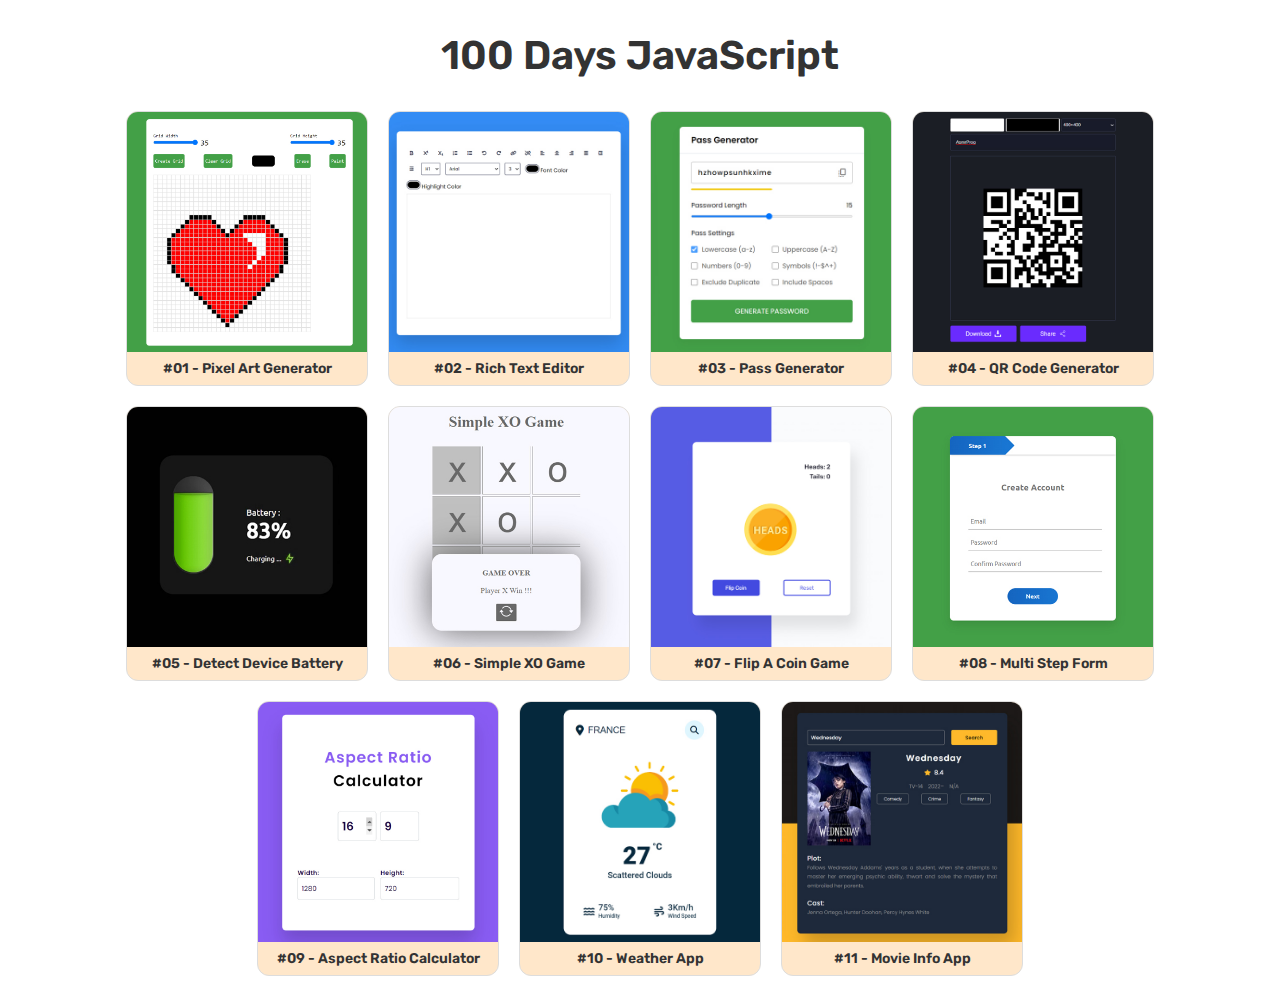
<file: index.html>
<!DOCTYPE html>
<html lang="en">

<head>
    <meta charset="UTF-8">
    <meta name="viewport" content="width=device-width, initial-scale=1.0">
    <link rel="stylesheet" href="style.css">
    <title>100 Days JavaScript</title>
</head>

<body>
    <div class="home-container">
        <h1 class="home-title">100 Days JavaScript</h1>

        <div id="lessonsList" class="home-lessons-list"></div>
    </div>

    <script src="index.js"></script>
</body>

</html>
</file>
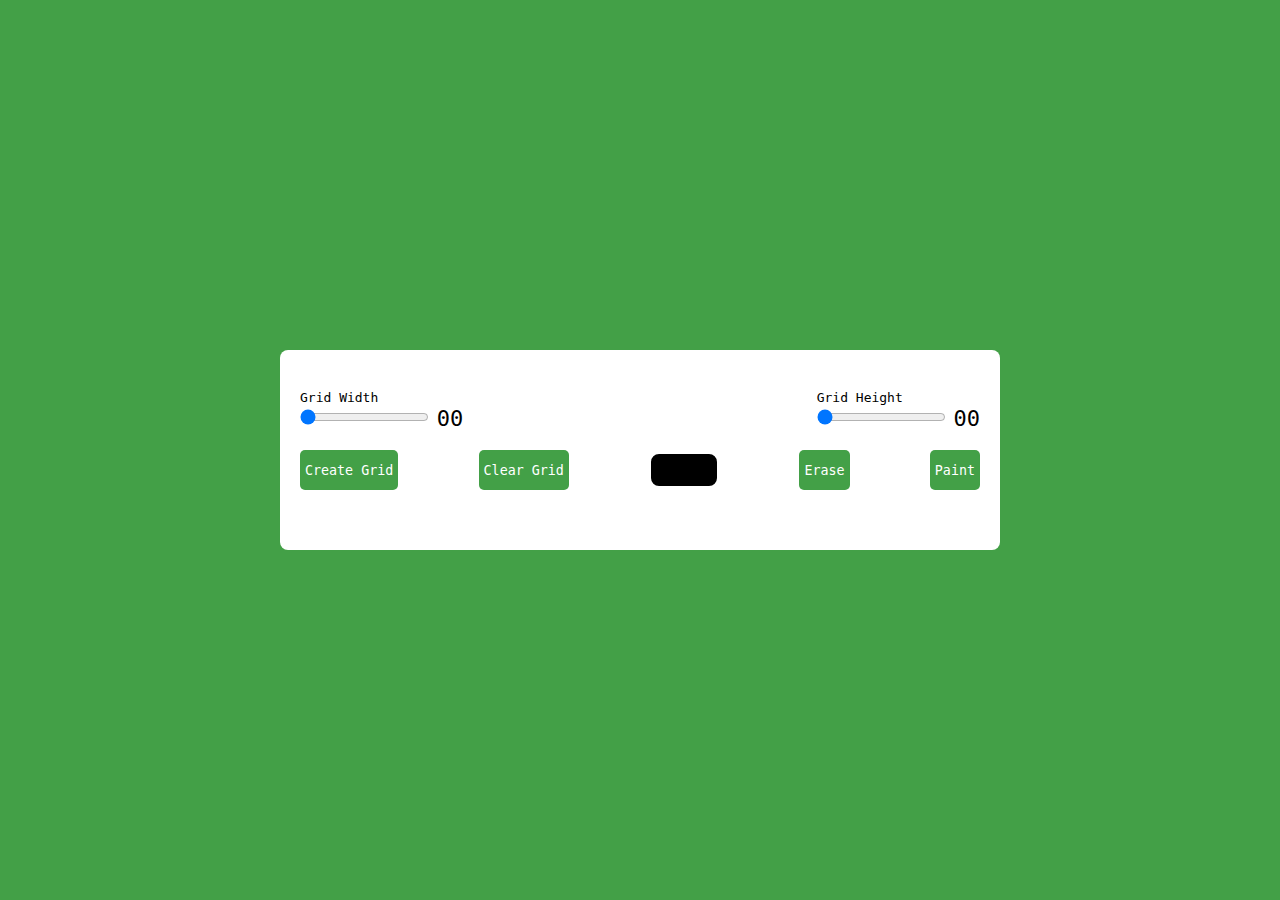
<file: #01_PixelArtGenerator/index.html>
<!DOCTYPE html>
<html lang="en">

<head>
    <meta charset="UTF-8">
    <meta name="viewport" content="width=device-width, initial-scale=1.0">
    <link rel="stylesheet" href="style.css">
    <title>#1 - Picel Art Generator</title>
</head>

<body>
    <div class="wrapper">
        <div class="options">
            <div class="opt-wrapper">
                <div class="slider">
                    <label for="width-range">Grid Width</label>
                    <input type="range" id="width-range" min="1" max="35">
                    <span id="width-value">00</span>
                </div>

                <div class="slider">
                    <label for="height-range">Grid Height</label>
                    <input type="range" id="height-range" min="1" max="35">
                    <span id="height-value">00</span>
                </div>
            </div>

            <div class="opt-wrapper">
                <button id="submit-grid">Create Grid</button>
                <button id="clear-grid">Clear Grid</button>
                <input type="color" id="color-input">
                <button id="erase-btn">Erase</button>
                <button id="paint-btn">Paint</button>
            </div>
        </div>

        <div class="container"></div>
    </div>

    <script src="index.js"></script>
</body>

</html>
</file>
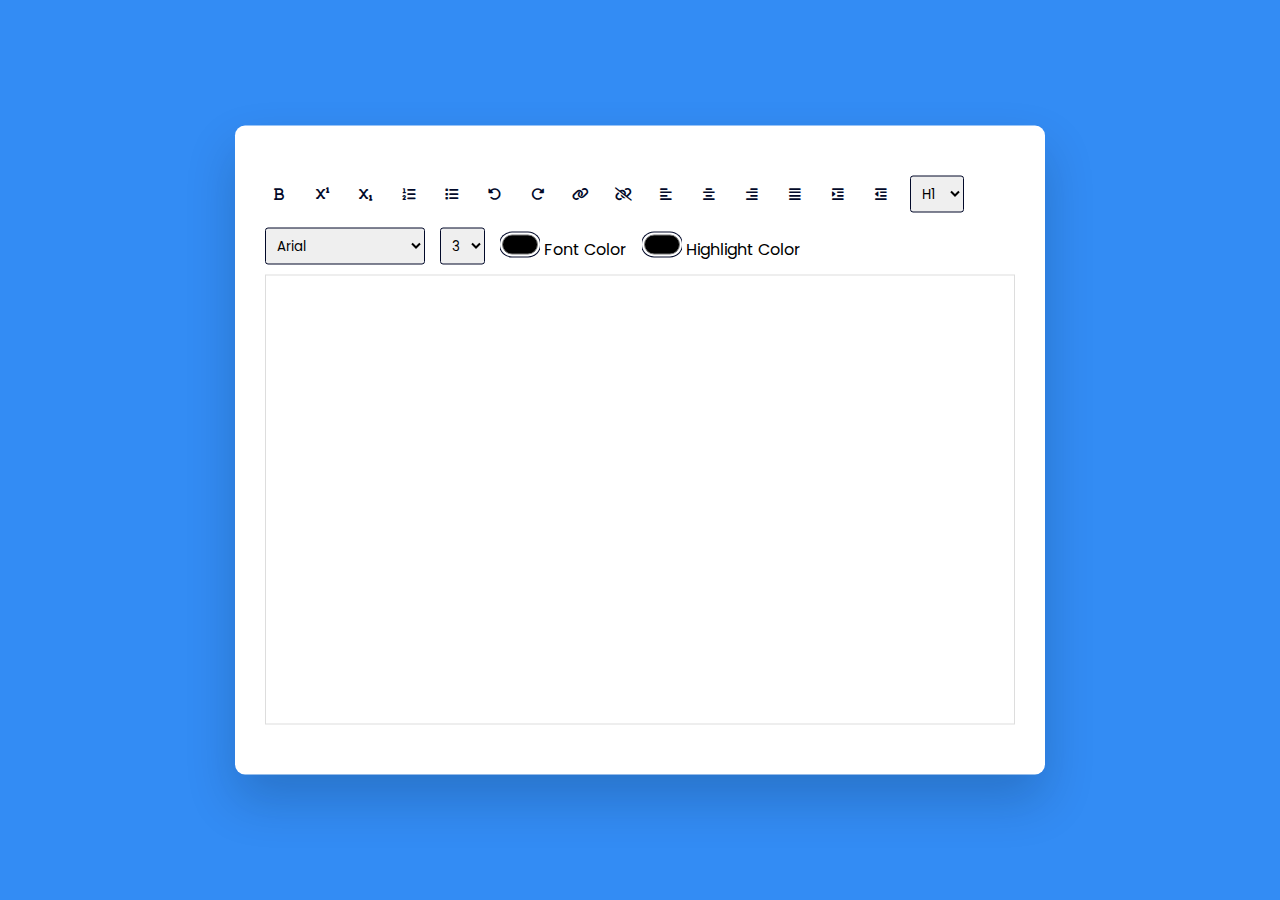
<file: #02_RichTextEditor/index.html>
<!DOCTYPE html>
<html lang="en">

<head>
    <meta charset="UTF-8">
    <meta http-equiv="X-UA-Compatible" content="IE=edge">
    <meta name="viewport" content="width=device-width, initial-scale=1.0">
    <link rel="stylesheet" href="https://cdnjs.cloudflare.com/ajax/libs/font-awesome/6.2.1/css/all.min.css">
    <link rel="stylesheet" href="style.css">
    <title>#2 - Online Text Editor</title>
</head>

<body>

    <div class="container">
        <div class="options">
            <button id="bold" class="option-button format">
                <i class="fa-solid fa-bold"></i>
            </button>
            <button id="superscript" class="option-button script">
                <i class="fa-solid fa-superscript"></i>
            </button>
            <button id="subscript" class="option-button script">
                <i class="fa-solid fa-subscript"></i>
            </button>

            <button id="insertOrderedList" class="option-button">
                <div class="fa-solid fa-list-ol"></div>
            </button>
            <button id="insertUnorderedList" class="option-button">
                <i class="fa-solid fa-list"></i>
            </button>

            <button id="undo" class="option-button">
                <i class="fa-solid fa-rotate-left"></i>
            </button>
            <button id="redo" class="option-button">
                <i class="fa-solid fa-rotate-right"></i>
            </button>

            <button id="createLink" class="adv-option-button">
                <i class="fa fa-link"></i>
            </button>
            <button id="unlink" class="option-button">
                <i class="fa fa-unlink"></i>
            </button>

            <button id="justifyLeft" class="option-button align">
                <i class="fa-solid fa-align-left"></i>
            </button>
            <button id="justifyCenter" class="option-button align">
                <i class="fa-solid fa-align-center"></i>
            </button>
            <button id="justifyRight" class="option-button align">
                <i class="fa-solid fa-align-right"></i>
            </button>
            <button id="justifyFull" class="option-button align">
                <i class="fa-solid fa-align-justify"></i>
            </button>
            <button id="indent" class="option-button spacing">
                <i class="fa-solid fa-indent"></i>
            </button>
            <button id="outdent" class="option-button spacing">
                <i class="fa-solid fa-outdent"></i>
            </button>
            <select id="formatBlock" class="adv-option-button">
                <option value="H1">H1</option>
                <option value="H2">H2</option>
                <option value="H3">H3</option>
                <option value="H4">H4</option>
                <option value="H5">H5</option>
                <option value="H6">H6</option>
            </select>
            <select id="fontName" class="adv-option-button"></select>
            <select id="fontSize" class="adv-option-button"></select>

            <div class="input-wrapper">
                <input type="color" id="foreColor" class="adv-option-button">
                <label for="foreColor">Font Color</label>
            </div>
            <div class="input-wrapper">
                <input type="color" id="backColor" class="adv-option-button">
                <label for="backColor">Highlight Color</label>
            </div>

        </div>
        <div id="text-input" contenteditable="true"></div>
    </div>

    <script src="script.js"></script>


</body>

</html>
</file>
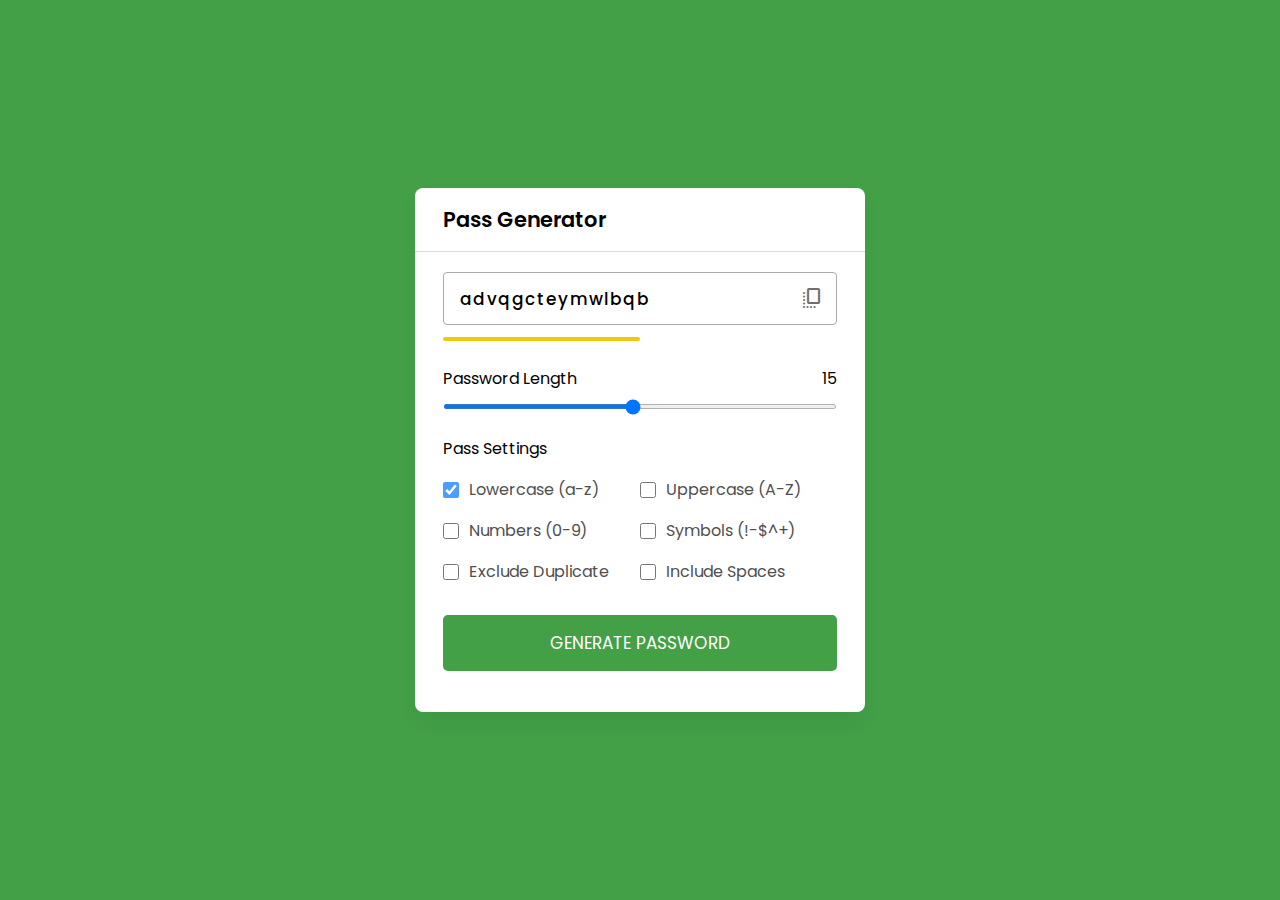
<file: #03_PassGenerator/index.html>
<!DOCTYPE html>
<html lang="en">

<head>
    <meta charset="UTF-8">
    <meta http-equiv="X-UA-Compatible" content="IE=edge">
    <meta name="viewport" content="width=device-width, initial-scale=1.0">
    <link href="https://fonts.googleapis.com/css2?family=Material+Symbols+Rounded" rel="stylesheet" />
    <link rel="stylesheet" href="style.css">
    <title>#03 - Pass Generator</title>
</head>

<body>
    <div class="container">
        <h2>Pass Generator</h2>

        <div class="wrapper">
            <div class="input-box">
                <input type="text" disabled>
                <span class="material-symbols-rounded">copy_all</span>
            </div>

            <div class="pass-indicator"></div>

            <div class="pass-length">
                <div class="details">
                    <label class="title">Password Length</label>
                    <span></span>
                </div>
                <input type="range" min="1" max="30" value="15" step="1">
            </div>

            <div class="pass-settings">
                <label class="title">Pass Settings</label>
                <ul class="options">
                    <li class="option">
                        <input type="checkbox" id="lowercase" checked>
                        <label for="lowercase">Lowercase (a-z)</label>
                    </li>
                    <li class="option">
                        <input type="checkbox" id="uppercase">
                        <label for="uppercase">Uppercase (A-Z)</label>
                    </li>
                    <li class="option">
                        <input type="checkbox" id="numbers">
                        <label for="numbers">Numbers (0-9)</label>
                    </li>
                    <li class="option">
                        <input type="checkbox" id="symbols">
                        <label for="symbols">Symbols (!-$^+)</label>
                    </li>
                    <li class="option">
                        <input type="checkbox" id="exc-duplicate">
                        <label for="exc-duplicate">Exclude Duplicate</label>
                    </li>
                    <li class="option">
                        <input type="checkbox" id="spaces">
                        <label for="spaces">Include Spaces</label>
                    </li>
                </ul>
            </div>

            <button class="generate-btn">Generate Password</button>
        </div>
    </div>

    <script src="script.js"></script>
</body>

</html>
</file>
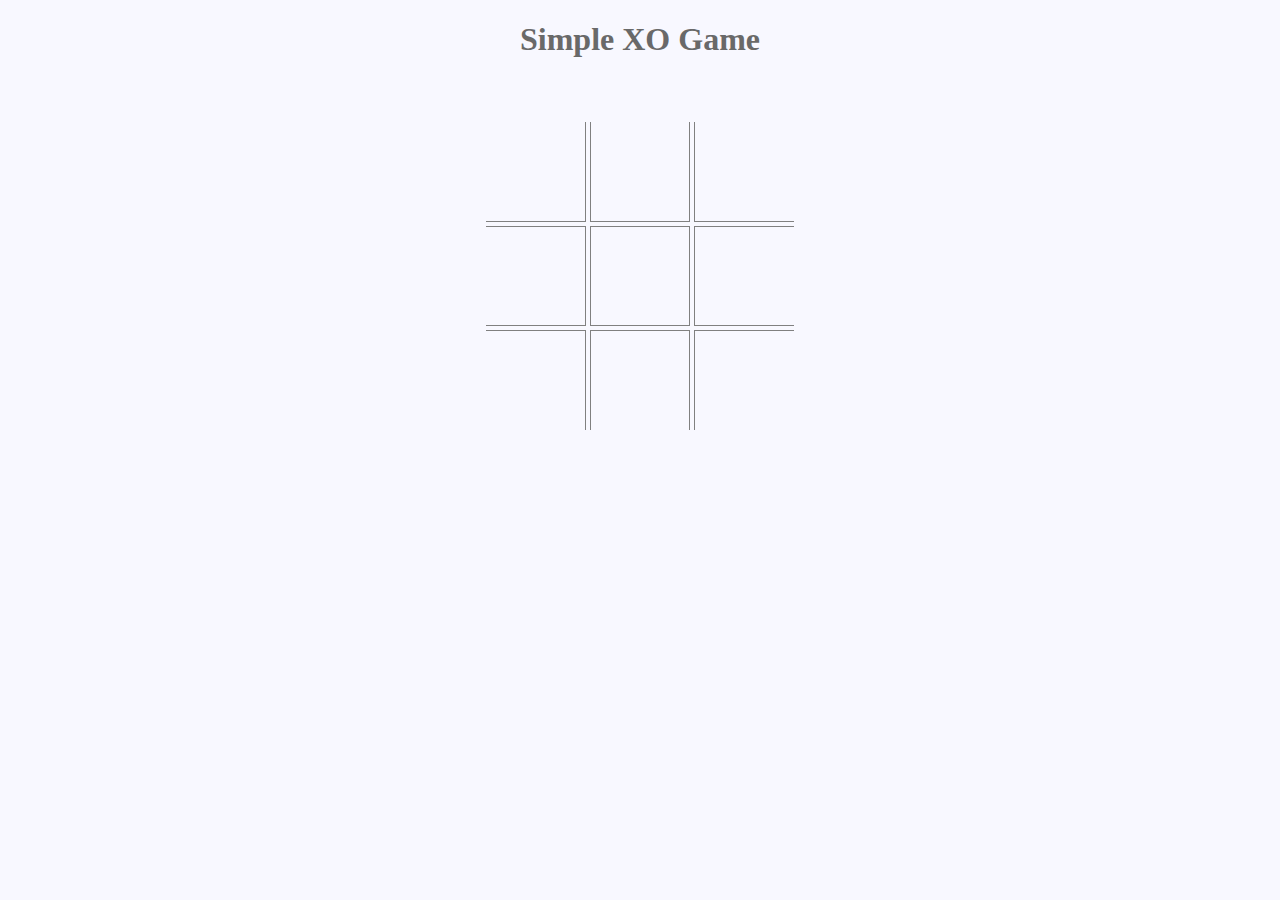
<file: #06_SimpleXOGame/index.html>
<!DOCTYPE html>
<html lang="en">

<head>
    <meta charset="UTF-8">
    <meta http-equiv="X-UA-Compatible" content="IE=edge">
    <meta name="viewport" content="width=device-width, initial-scale=1.0">
    <link rel="stylesheet" href="style.css">
    <title>Day #6 - XO Game</title>
</head>

<body>
    <h1>Simple XO Game</h1>
    <div id="container">
        <div class="block">
            <div id="box1" class="box top left">
                <span data-player="none" onclick="play(this)">&nbsp;</span>
            </div>
            <div id="box2" class="box top">
                <span data-player="none" onclick="play(this)">&nbsp;</span>
            </div>
            <div id="box3" class="box top right">
                <span data-player="none" onclick="play(this)">&nbsp;</span>
            </div>
        </div>
        <div class="block">
            <div id="box4" class="box left">
                <span data-player="none" onclick="play(this)">&nbsp;</span>
            </div>
            <div id="box5" class="box">
                <span data-player="none" onclick="play(this)">&nbsp;</span>
            </div>
            <div id="box6" class="box right">
                <span data-player="none" onclick="play(this)">&nbsp;</span>
            </div>
        </div>
        <div class="block">
            <div id="box7" class="box bottom left">
                <span data-player="none" onclick="play(this)">&nbsp;</span>
            </div>
            <div id="box8" class="box bottom">
                <span data-player="none" onclick="play(this)">&nbsp;</span>
            </div>
            <div id="box9" class="box bottom right">
                <span data-player="none" onclick="play(this)">&nbsp;</span>
            </div>
        </div>
    </div>

    <script src="index.js"></script>
</body>

</html>
</file>
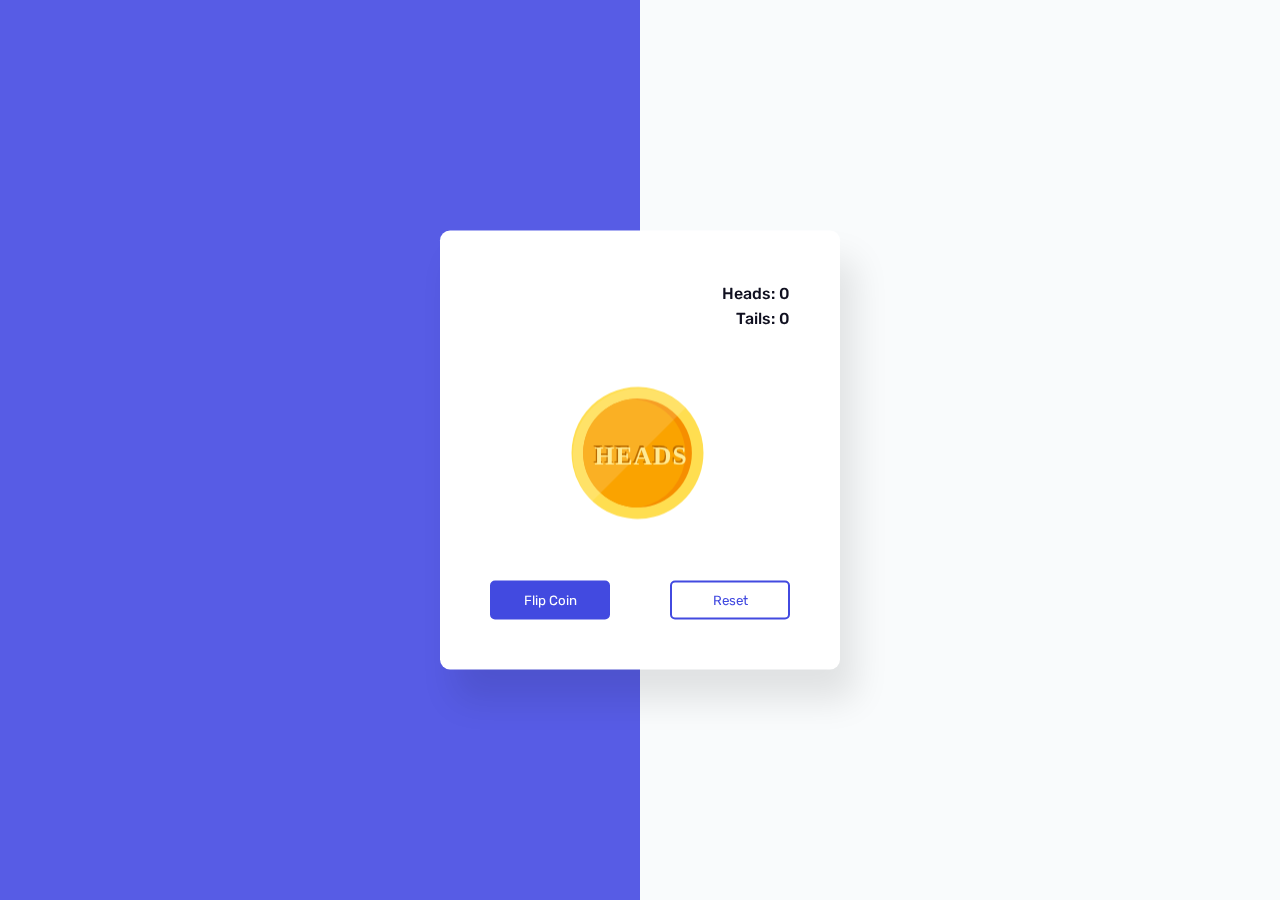
<file: #07_FlipACoinGame/index.html>
<!DOCTYPE html>
<html lang="en">

<head>
    <meta charset="UTF-8">
    <meta http-equiv="X-UA-Compatible" content="IE=edge">
    <meta name="viewport" content="width=device-width, initial-scale=1.0">
    <link rel="stylesheet" href="style.css">
    <title>Day #7 - Flip a coin game</title>
</head>

<body>

    <div class="container">
        <div class="stats">
            <p id="heads-count">Heads: 0</p>
            <p id="tails-count">Tails: 0</p>
        </div>
        <div class="coin" id="coin">
            <div class="heads">
                <img src="heads.svg">
            </div>
            <div class="tails">
                <img src="tails.svg">
            </div>
        </div>
        <div class="buttons">
            <button id="flip-button">
                Flip Coin
            </button>
            <button id="reset-button">
                Reset
            </button>
        </div>
    </div>


    <script src="index.js"></script>
</body>

</html>
</file>
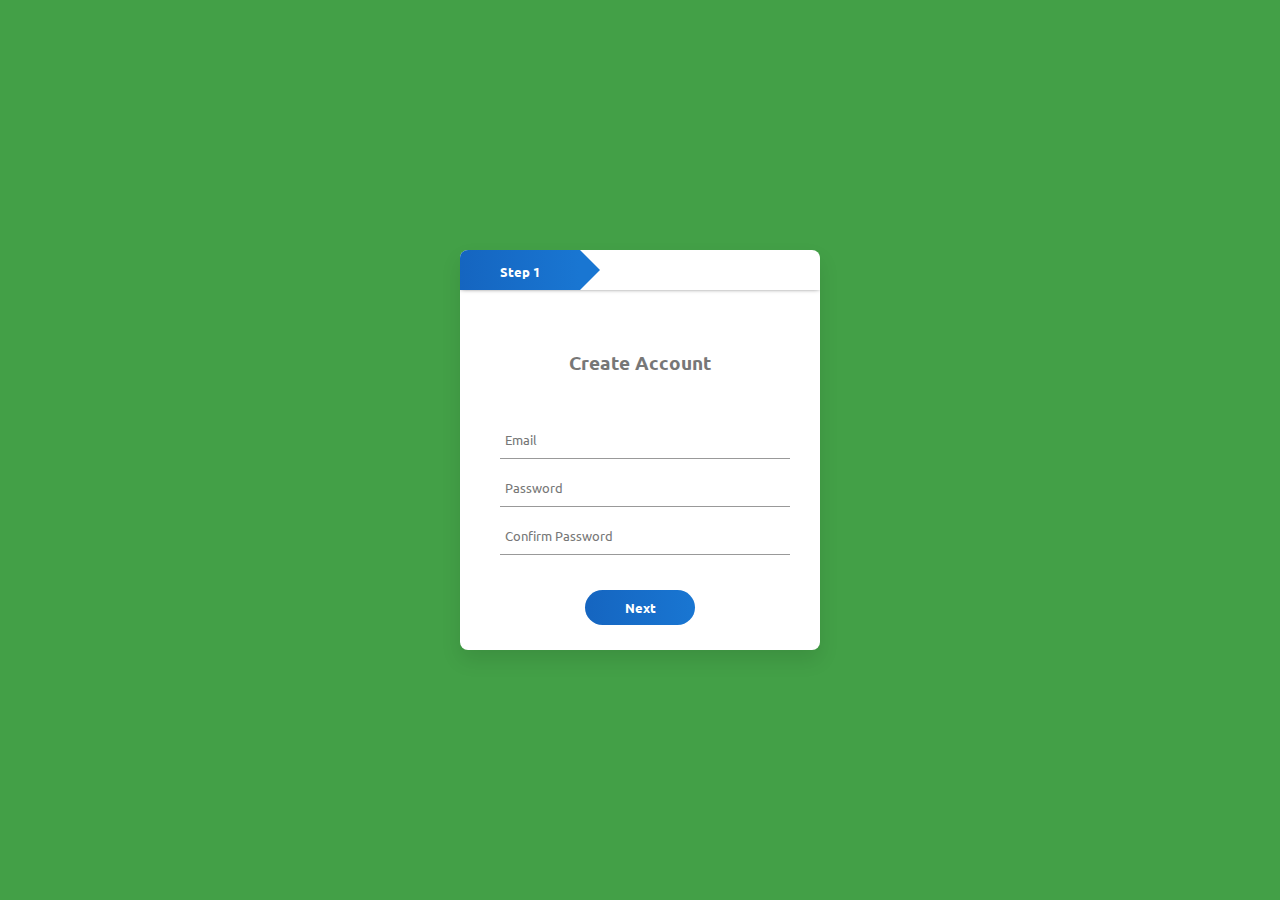
<file: #08_MultiStepForm/index.html>
<!DOCTYPE html>
<html lang="en">

<head>
    <meta charset="UTF-8">
    <meta http-equiv="X-UA-Compatible" content="IE=edge">
    <meta name="viewport" content="width=device-width, initial-scale=1.0">
    <link rel="stylesheet" href="style.css">
    <title>Day #8 - Multi Step Form</title>
</head>

<body>

    <div class="container">
        <form id="form1">
            <h3>Create Account</h3>
            <input type="text" placeholder="Email" required>
            <input type="password" placeholder="Password" required>
            <input type="password" placeholder="Confirm Password" required>

            <div class="btn-box">
                <button type="button" id="next1">Next</button>
            </div>

        </form>
        <form id="form2">
            <h3>Social Links</h3>
            <input type="text" placeholder="Instagram">
            <input type="text" placeholder="Github">
            <input type="text" placeholder="Twitter">


            <div class="btn-box">
                <button type="button" id="back1">Back</button>
                <button type="button" id="next2">Next</button>
            </div>

        </form>
        <form id="form3">
            <h3>Personal Info</h3>
            <input type="text" placeholder="First Name" required>
            <input type="text" placeholder="Last Name" required>
            <input type="text" placeholder="Phone Num" required>


            <div class="btn-box">
                <button type="button" id="back2">Back</button>
                <button type="button" id="submit">Submit</button>
            </div>

        </form>

        <div class="step-row">
            <div id="progress"></div>
            <div class="step-col"><small>Step 1</small></div>
            <div class="step-col"><small>Step 2</small></div>
            <div class="step-col"><small>Step 3</small></div>

        </div>

    </div>

    <script src="index.js"></script>
</body>

</html>
</file>
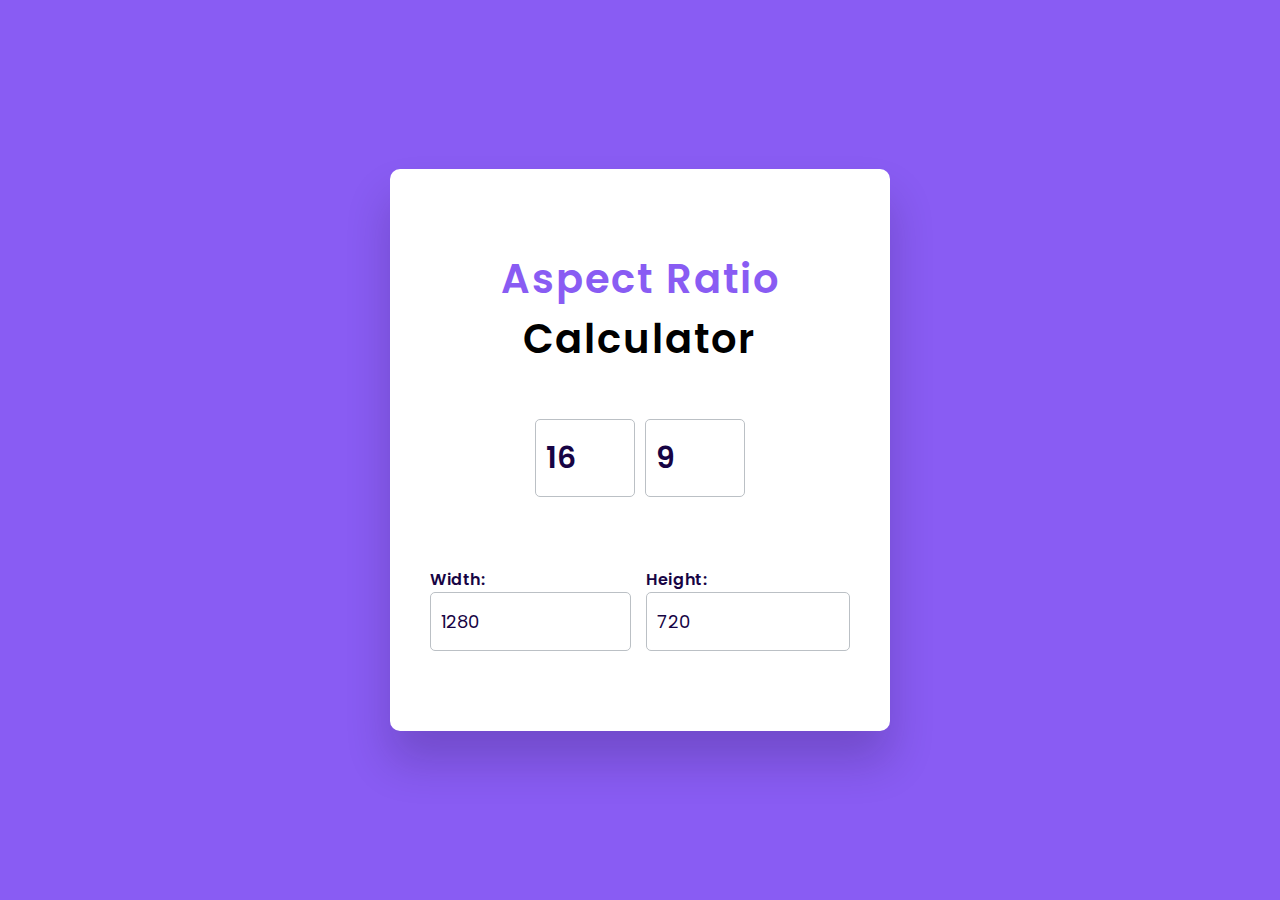
<file: #09_AspectRatioCalculator/index.html>
<!DOCTYPE html>
<html lang="en">

<head>
    <meta charset="UTF-8">
    <meta http-equiv="X-UA-Compatible" content="IE=edge">
    <meta name="viewport" content="width=device-width, initial-scale=1.0">
    <link rel="stylesheet" href="style.css">
    <title>Day #9 - Aspect Ratio Calculator</title>
</head>

<body>

    <div class="container">
        <h2>
            <span>Aspect Ratio</span>
            Calculator
        </h2>
        <div class="wrapper-1">
            <input type="number" id="ratio-width" value="16">
            <input type="number" id="ratio-height" value="9">
        </div>
        <div class="box">
            <div class="wrapper-2">
                <label for="width">Width:</label>
                <input type="number" id="width" value="1280">
            </div>
            <div class="wrapper-3">
                <label for="height">Height:</label>
                <input type="number" id="height" value="720">
            </div>
        </div>
    </div>

    <script src="index.js"></script>
</body>

</html>
</file>
<file: style.css>
@import url('https://fonts.googleapis.com/css2?family=Rubik:wght@300;400;500;600;700&display=swap');

* {
    margin: 0;
    padding: 0;
    box-sizing: border-box;
    font-family: 'Rubik', sans-serif;
}

body {
    height: 100%;
}

a {
    text-decoration: none;
}

.home-container {
    padding: 32px 40px;
    text-align: center;
}

.home-title {
    font-size: 40px;
    font-weight: 600;
    color: #333;
}

.home-lessons-list {
    display: flex;
    flex-wrap: wrap;
    align-items: center;
    justify-content: center;
    gap: 20px;
    margin-top: 32px;
}

.home-lesson-item {
    border: 1px solid #ddd;
    border-radius: 12px;
    overflow: hidden;
    background-color: #ffe7ca;
}

.home-lesson-item .home-lesson-img,
.home-lesson-item .home-lesson-img img {
    width: 240px;
    height: 240px;
}

.home-lesson-item .home-lesson-name {
    font-size: 14px;
    font-weight: 600;
    color: #333;
    padding: 8px;
}
</file>
<file: #01_PixelArtGenerator/style.css>
* {
    padding: 0;
    margin: 0;
    box-sizing: border-box;
    font-family: monospace;
}

body {
    background-color: #43a047;
}

.wrapper {
    background-color: #fff;
    width: 80vmin;
    position: absolute;
    transform: translate(-50%, -50%);
    top: 50%;
    left: 50%;
    padding: 40px 20px;
    border-radius: 8px;
}

label {
    display: block;
}

span {
    position: relative;
    font-size: 22px;
    bottom: -1px;
}

.opt-wrapper {
    display: flex;
    justify-content: space-between;
    margin-bottom: 20px;
    gap: 10px;
}

button {
    background-color: #43a047;
    border: none;
    border-radius: 5px;
    padding: 5px;
    color: #fff;
}

input[type="color"] {
    -webkit-appearance: none;
    -moz-appearance: none;
    appearance: none;
    background-color: transparent;
    width: 70px;
    height: 40px;
    border: none;
    cursor: pointer;
}

input[type="color"]::-webkit-color-swatch {
    border-radius: 8px;
    border: 4px solid #000;
}

input[type="color"]::-moz-color-swatch {
    border-radius: 8px;
    border: 4px solid #000;
}

.gridCol {
    height: 1em;
    width: 1em;
    border: 1px solid #ddd;
}

.gridRow {
    display: flex;
}

@media only screen and (max-width: 768px) {
    .gridCol {
        height: 0.8em;
        width: 0.8em;
    }
}
</file>
<file: #02_RichTextEditor/style.css>
@import url('https://fonts.googleapis.com/css2?family=Poppins:wght@300;400;500;600;700&display=swap');

*{
    padding: 0;
    margin: 0;
    box-sizing: border-box;
}

body{
    background-color: #338cf4;
}

.container{
    background-color: #fff;
    width: 90vmin;
    padding: 50px 30px;
    position: absolute;
    transform: translate(-50%, -50%);
    left: 50%;
    top: 50%;
    border-radius: 10px;
    box-shadow: 0 25px 50px rgba(7, 20, 35, 0.2);
}

.options{
    display: flex;
    flex-wrap: wrap;
    align-items: center;
    gap: 15px;
}

button{
    width: 28px;
    height: 28px;
    display: grid;
    place-items: center;
    border-radius: 3px;
    border: none;
    background-color: #fff;
    outline: none;
    color: #020929;
    cursor: pointer;
}

select{
    padding: 7px;
    border: 1px solid #020929;
    border-radius: 3px;
    cursor: pointer;
}

.options label,
.options select{
    font-family: 'Poppins', sans-serif;
}

input[type="color"]{
    -webkit-appearance: none;
    -moz-appearance: none;
    appearance: none;
    background-color: transparent;
    width: 40px;
    height: 28px;
    border: none;
    cursor: pointer;
}

input[type="color"]::-webkit-color-swatch{
    border-radius: 15px;
    box-shadow: 0 0 0 2px #fff, 0 0 0 3px #020929;
}

input[type="color"]::-moz-color-swatch{
    border-radius: 15px;
    box-shadow: 0 0 0 2px #fff, 0 0 0 3px #020929;
}

#text-input{
    margin-top: 10px;
    border: 1px solid #ddd;
    padding: 20px;
    height: 50vh;
}

.active{
    background-color: #e0e9ff;
}
</file>
<file: #03_PassGenerator/style.css>
@import url('https://fonts.googleapis.com/css2?family=Poppins:wght@400;500;600&display=swap');

* {
    margin: 0;
    padding: 0;
    box-sizing: border-box;
    font-family: 'Poppins', sans-serif;
}

body {
    display: flex;
    align-items: center;
    justify-content: center;
    min-height: 100vh;
    background: #43a047;
}

.container {
    width: 450px;
    background: #fff;
    border-radius: 8px;
    box-shadow: 0 10px 20px rgba(0, 0, 0, 0.05);
}

.container h2 {
    font-weight: 600;
    font-size: 1.31rem;
    padding: 1rem 1.75rem;
    border-bottom: 1px solid #d4dbe5;
}

.wrapper {
    margin: 1.25rem 1.75rem;
}

.wrapper .input-box {
    position: relative;
}

.input-box input {
    width: 100%;
    height: 53px;
    color: #000;
    background: none;
    font-size: 1.06rem;
    font-weight: 500;
    border-radius: 4px;
    letter-spacing: 1.4px;
    border: 1px solid #aaa;
    padding: 0 2.85rem 0 1rem;
}

.input-box span {
    position: absolute;
    right: 13px;
    cursor: pointer;
    line-height: 53px;
    color: #707070;
}

.input-box span:hover {
    color: #43a047 !important;
}

.wrapper .pass-indicator {
    width: 100%;
    height: 4px;
    position: relative;
    margin-top: 0.75rem;
    border-radius: 25px;
}

.pass-indicator::before {
    position: absolute;
    content: '';
    height: 100%;
    width: 50%;
    border-radius: inherit;
    transition: width 0.3s ease;
}

.pass-indicator#weak::before {
    width: 20%;
    background: #e64a4a;
}

.pass-indicator#medium::before {
    width: 50%;
    background: #f1c80b;
}

.pass-indicator#strong::before {
    width: 100%;
    background: #43a047;
}

.wrapper .pass-length {
    margin: 1.56rem 0 1.25rem;
}

.pass-length .details {
    display: flex;
    justify-content: space-between;
}

.pass-length input {
    width: 100%;
    height: 5px;
}

.pass-settings .options {
    display: flex;
    list-style: none;
    flex-wrap: wrap;
    margin-top: 1rem;
}

.pass-settings .options .option {
    display: flex;
    align-items: center;
    margin-bottom: 1rem;
    width: calc(100% / 2);
}

.options .option:first-child {
    pointer-events: none;
}

.options .option:first-child input {
    opacity: 0.7;
}

.options .option input {
    height: 16px;
    width: 16px;
    cursor: pointer;
}

.options .option label {
    cursor: pointer;
    color: #4f4f4f;
    padding-left: 0.63rem;
}

.wrapper .generate-btn {
    width: 100%;
    color: #fff;
    border: none;
    outline: none;
    cursor: pointer;
    background: #43a047;
    font-size: 1.06rem;
    padding: 0.94rem 0;
    border-radius: 5px;
    text-transform: uppercase;
    margin: 0.94rem 0 1.3rem;
}
</file>
<file: #06_SimpleXOGame/style.css>
body {
    background: ghostwhite;
    /* background: #43a047; */
    color: dimgray;
    font-family: serif;
    text-align: center;
}

h1 {
    font-size: 2rem;
}

#container {
    margin: 5% auto;
    border-radius: 5px;
    text-align: center;
}

.box {
    display: inline-block;
    border: 1px solid gray;
    width: 100px;
    height: 100px;
    text-align: center;
    box-sizing: border-box;
    padding: 0;
}

span {
    position: absolute;
    font-size: 75px;
    font-family: sans-serif;
    text-align: center;
    height: 75px;
    width: 75px;
    padding: 0;
    margin: 5px;
    margin-left: -35px;
}

.top {
    border-top: none;
}

.bottom {
    border-bottom: none;
}

.left {
    border-left: none;
}

.right {
    border-right: none;
}

.alert {
    height: 75px;
    width: 125px;
    display: inline-block;
    background: ghostwhite;
    position: relative;
    z-index: 10;
    margin-top: -50%;
    border-radius: 20px;
    box-shadow: 0 0 75px 2px dimgray;
    animation: larger 0.5s;
    animation-fill-mode: forwards;
    box-sizing: content-box;
    padding: 30px;
    bottom: 50px;
    top: 0;
}

button {
    background: dimgray;
    border-radius: 2px;
    color: ghostwhite;
    border: none;
    outline: none;
}

button:focus {
    background: silver;
}

.activeBox {
    background: silver;
}

@keyframes larger {
    from {
        height: 75px;
        width: 125px;
    }

    to {
        height: 100px;
        width: 250px;
    }
}
</file>
<file: #07_FlipACoinGame/style.css>
@import url('https://fonts.googleapis.com/css2?family=Rubik:wght@300;400;500;600;700&display=swap');

*{
    margin: 0;
    padding: 0;
    box-sizing: border-box;
    font-family: 'Rubik', sans-serif;
}

body{
    height: 100%;
    background: linear-gradient(to right, #575ce5 50%, #f9fbfc 50%) fixed;
}

.container{
    background: #fff;
    width: 400px;
    padding: 50px;
    position: absolute;
    transform: translate(-50%, -50%);
    top: 50%;
    left: 50%;
    box-shadow: 15px 30px 35px rgba(0, 0, 0, 0.1);
    border-radius: 10px;
    -webkit-perspective: 300px;
    perspective: 300px;
}

.stats{
    text-align: right;
    color: #101020;
    font-weight: 500;
    line-height: 25px;
}

.coin{
    height: 150px;
    width: 150px;
    position: relative;
    margin: 50px auto;
    -webkit-transform-style: preserve-3d;
    transform-style: preserve-3d;
}

.tails{
    transform: rotateX(180deg);
}

.buttons{
    display: flex;
    justify-content: space-between;
}

.coin img{
    width: 145px;
}

.heads, .tails{
    position: absolute;
    width: 100%;
    height: 100%;
    backface-visibility: hidden;
    -webkit-backface-visibility: hidden;
}

button{
    width: 120px;
    padding: 10px 0;
    border: 2.5px solid #424ae0;
    border-radius: 5px;
    cursor: pointer;
}

#flip-button{
    background: #424ae0;
    color: #fff;
}

#flip-button:disabled{
    background-color: #e1e0ee;
    color: #101020;
    border-color: #e1e0ee;
}

#reset-button{
    background: #fff;
    color: #424ae0;
}

@keyframes spin-tails{
    0%{
        transform: rotateX(0);
    }
    100%{
        transform: rotateX(1980deg);
    }
}

@keyframes spin-heads{
    0%{
        transform: rotateX(0);
    }
    100%{
        transform: rotateX(2160deg);
    }
}
</file>
<file: #08_MultiStepForm/style.css>
@import url('https://fonts.googleapis.com/css2?family=Ubuntu:wght@300;400;500;700&display=swap');

*{
    margin: 0;
    padding: 0;
    font-family: 'Ubuntu';
}

body{
    background: #43a047;
    display: flex;
    align-items: center;
    justify-content: center;
    min-height: 100vh;
}

.container{
    width: 360px;
    height: 400px;
    margin: 8% auto;
    background: #fff;
    border-radius: 8px;
    position: relative;
    overflow: hidden;
    box-shadow: 0 10px 20px rgba(0, 0, 0, 0.1); 
}

h3{
    text-align: center;
    margin-bottom: 40px;
    color: #777;
}

.container form{
    width: 280px;
    position: absolute;
    top: 100px;
    left: 40px;
    transition: 0.5s;
}

form input{
    width: 100%;
    padding: 10px 5px;
    margin: 5px 0;
    border: 0;
    border-bottom: 1px solid #999;
    outline: none;
    background: transparent;
}

::placeholder{
    color: #777;
}

.btn-box{
    width: 100%;
    margin: 30px auto;
    text-align: center;
}

form button{
    width: 110px;
    height: 35px;
    margin: 0 10px;
    background: linear-gradient(to right, #1565c0, #1976d2);
    border-radius: 30px;
    border: 0;
    outline: none;
    color: #fff;
    cursor: pointer;
    font-weight: 700;
    font-size: 0.8em;
}

#form2{
    left: 450px;
}

#form3{
    left: 450px;
}

.step-row{
    width: 360px;
    height: 40px;
    margin: 0 auto;
    display: flex;
    align-items: center;
    box-shadow: 0 -1px 5px -1px #000;
    position: relative;
}

.step-col{
    width: 120px;
    text-align: center;
    color: #333;
    position: relative;
}

#progress{
    position: absolute;
    height: 100%;
    width: 120px;
    background: linear-gradient(to right, #1565c0, #1976d2);
}

small{
    color: #fff;
    font-weight: 700;
    font-size: 0.8em;
}

#progress::after{
    content: '';
    height: 0;
    width: 0;
    border-top: 20px solid transparent;
    border-bottom: 20px solid transparent;
    position: absolute;
    right: -20px;
    top: 0;
    border-left: 20px solid #1976d2;
}
</file>
<file: #09_AspectRatioCalculator/style.css>
@import url('https://fonts.googleapis.com/css2?family=Poppins:wght@300;400;500;600&display=swap');

*{
    padding: 0;
    margin: 0;
    box-sizing: border-box;
    font-family: 'Poppins', sans-serif;
}

body{
    background-color: #895cf3;
}

.container{
    width: 500px;
    background: #fff;
    padding: 80px 40px;
    position: absolute;
    transform: translate(-50%, -50%);
    top: 50%;
    left: 50%;
    border-radius: 10px;
    box-shadow: 0 30px 45px rgba(18, 8, 39, 0.2);
}

h2{
    text-align: center;
    font-size: 40px;
    font-weight: 600;
    letter-spacing: 2px;
}

h2 span{
    color: #895cf3;
}

.wrapper-1{
    display: flex;
    align-items: center;
    justify-content: center;
    margin: 50px 0 70px 0;
    gap: 10px;
}

.wrapper-1 input{
    width: 100px;
    font-size: 30px;
    font-weight: 600;
}

input{
    padding: 15px 10px;
    border: 1px solid #bbc0c5;
    border-radius: 5px;
    color: #170444;
    outline: none;
}

input:focus{
    border: 2px solid #895cf3;
}

label{
    color: #170444;
    font-weight: 600;
    letter-spacing: 0.6px;
}

.box{
    display: flex;
    justify-content: space-between;
    gap: 15px;
}

.wrapper-2 input, .wrapper-3 input{
    width: 100%;
    font-size: 18px;
}
</file>
